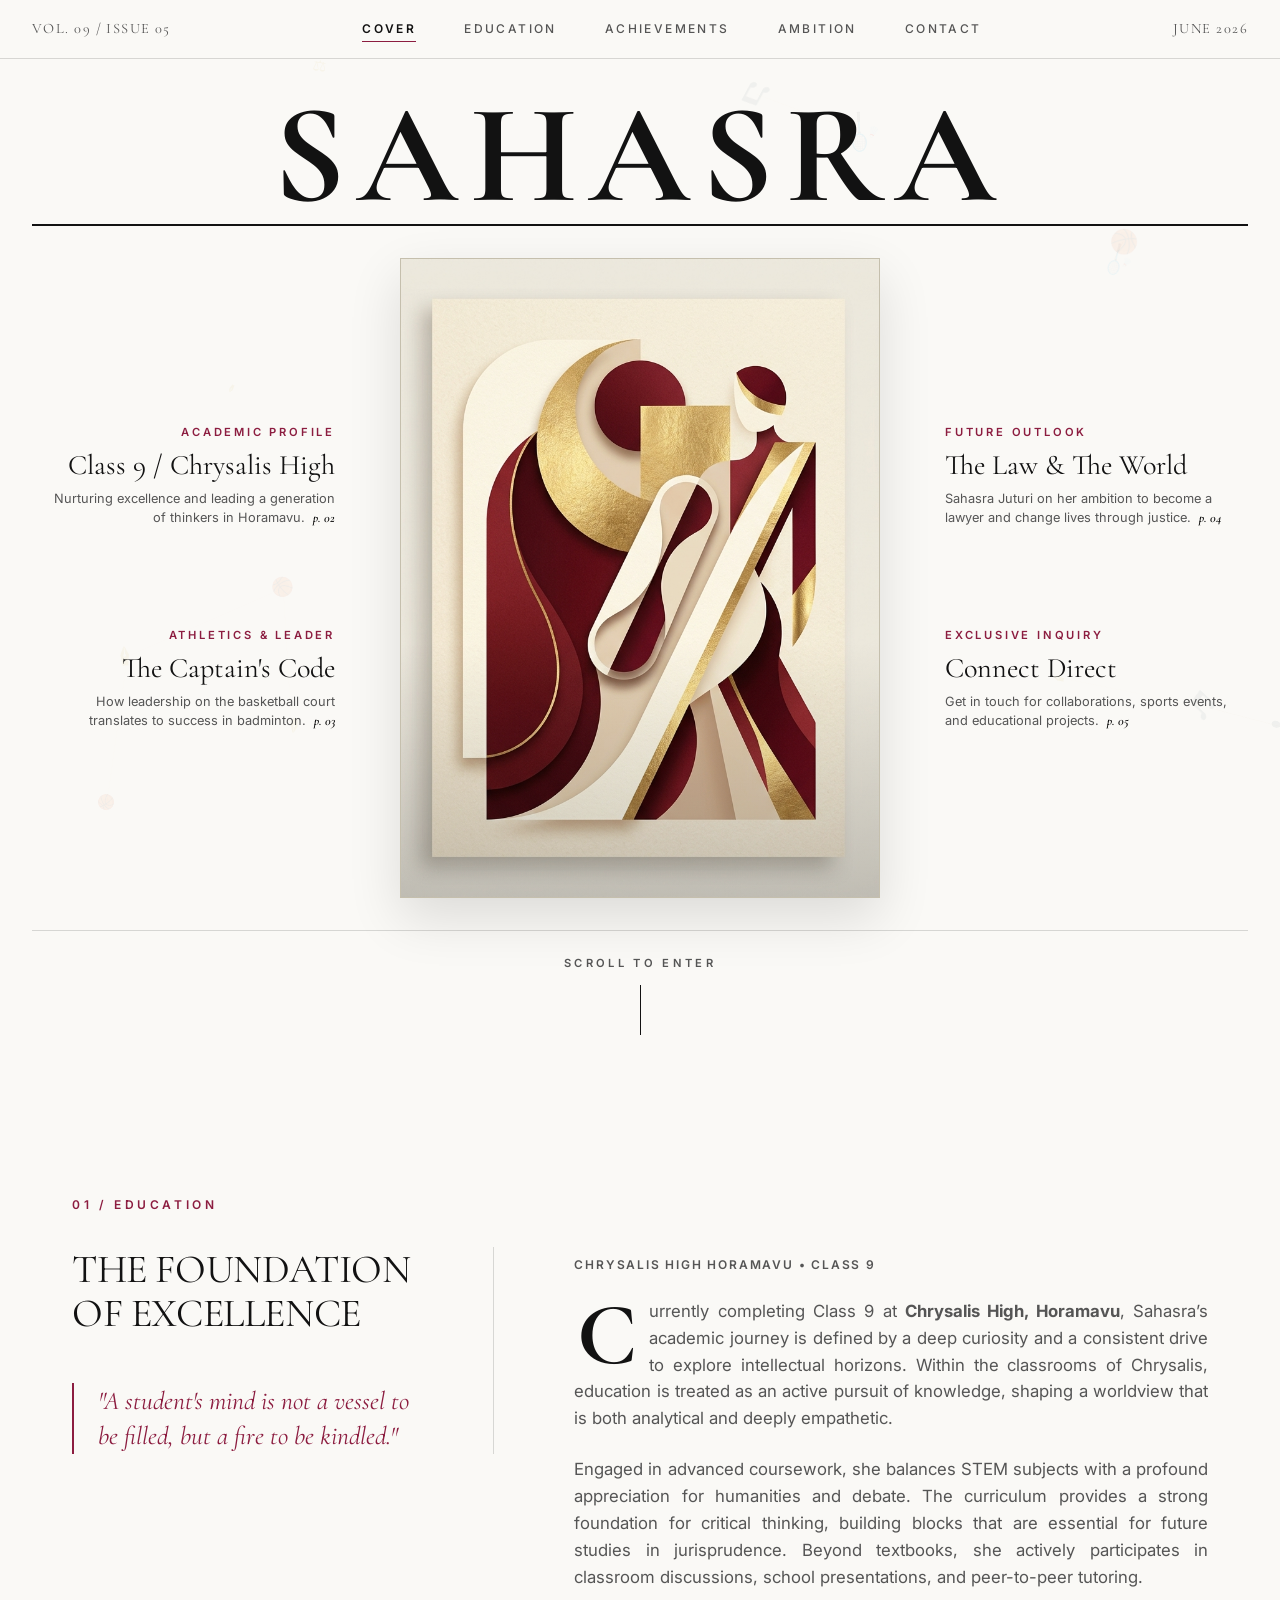
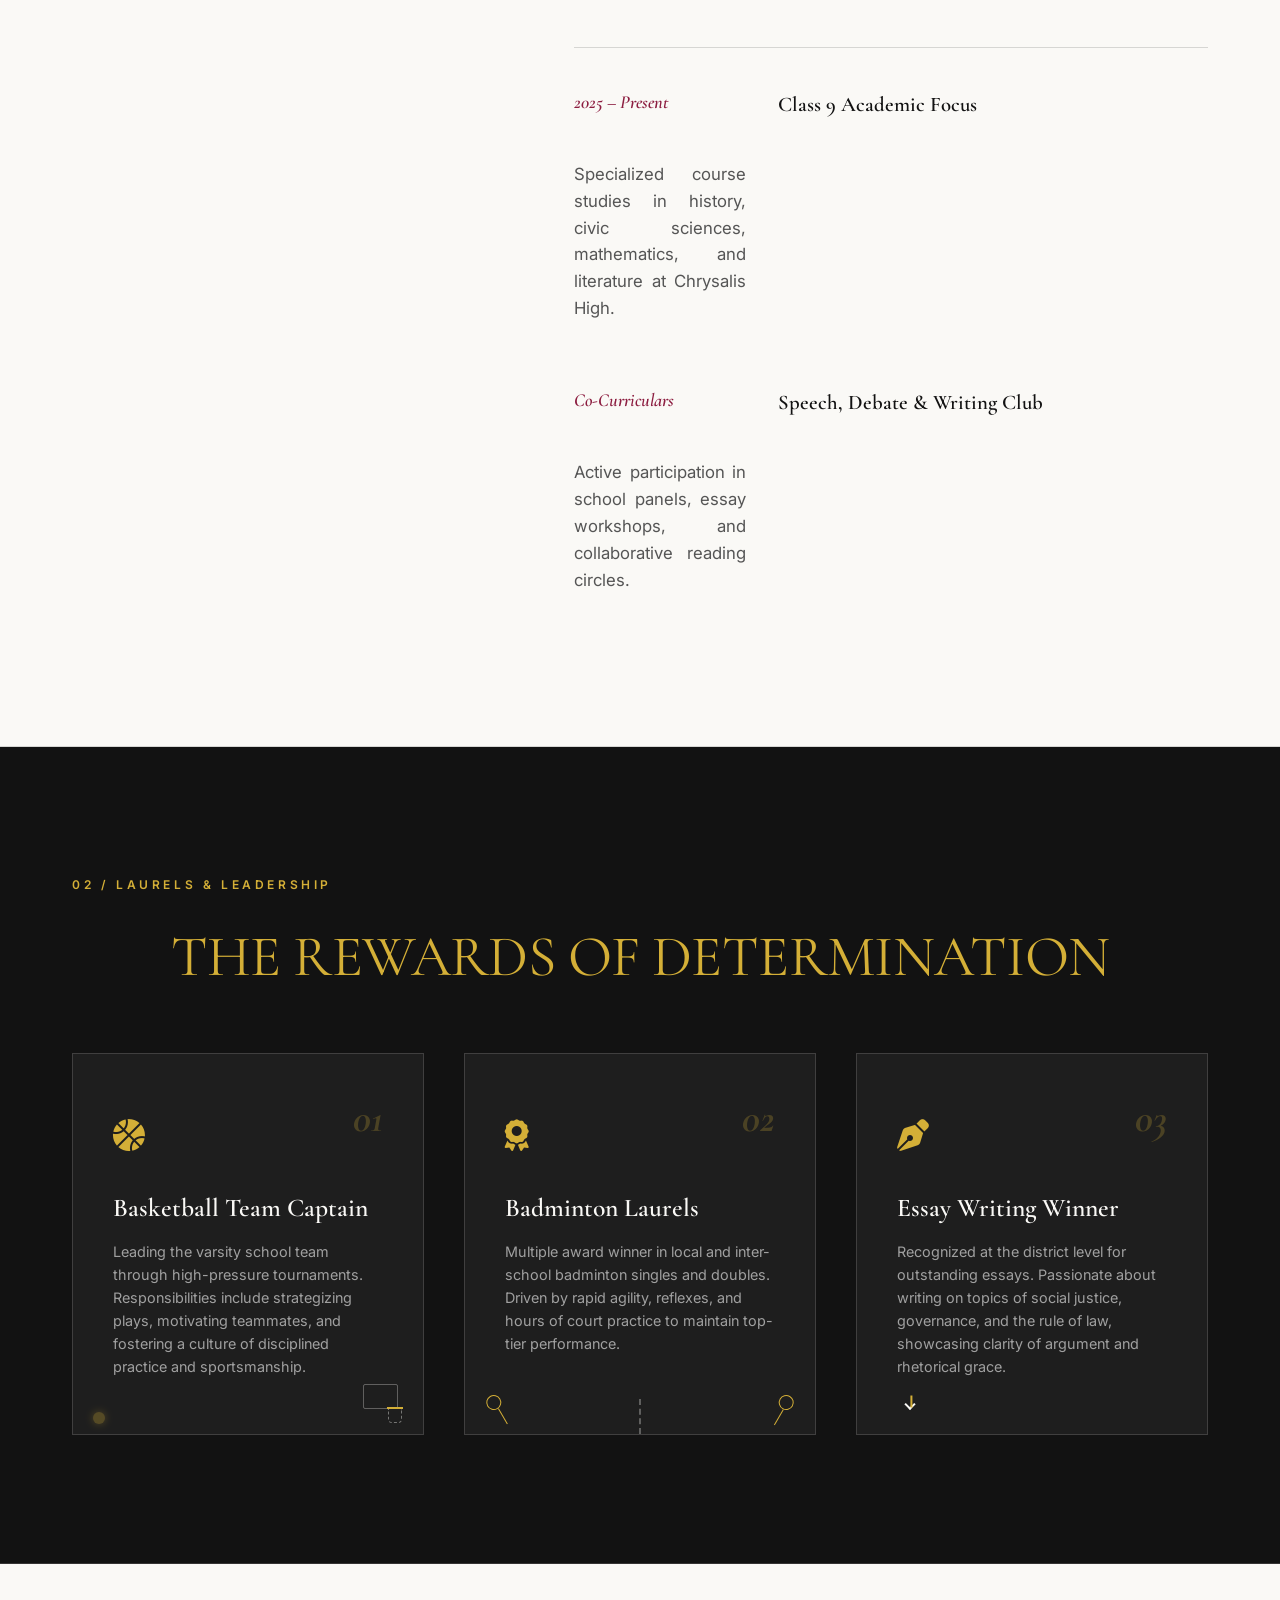
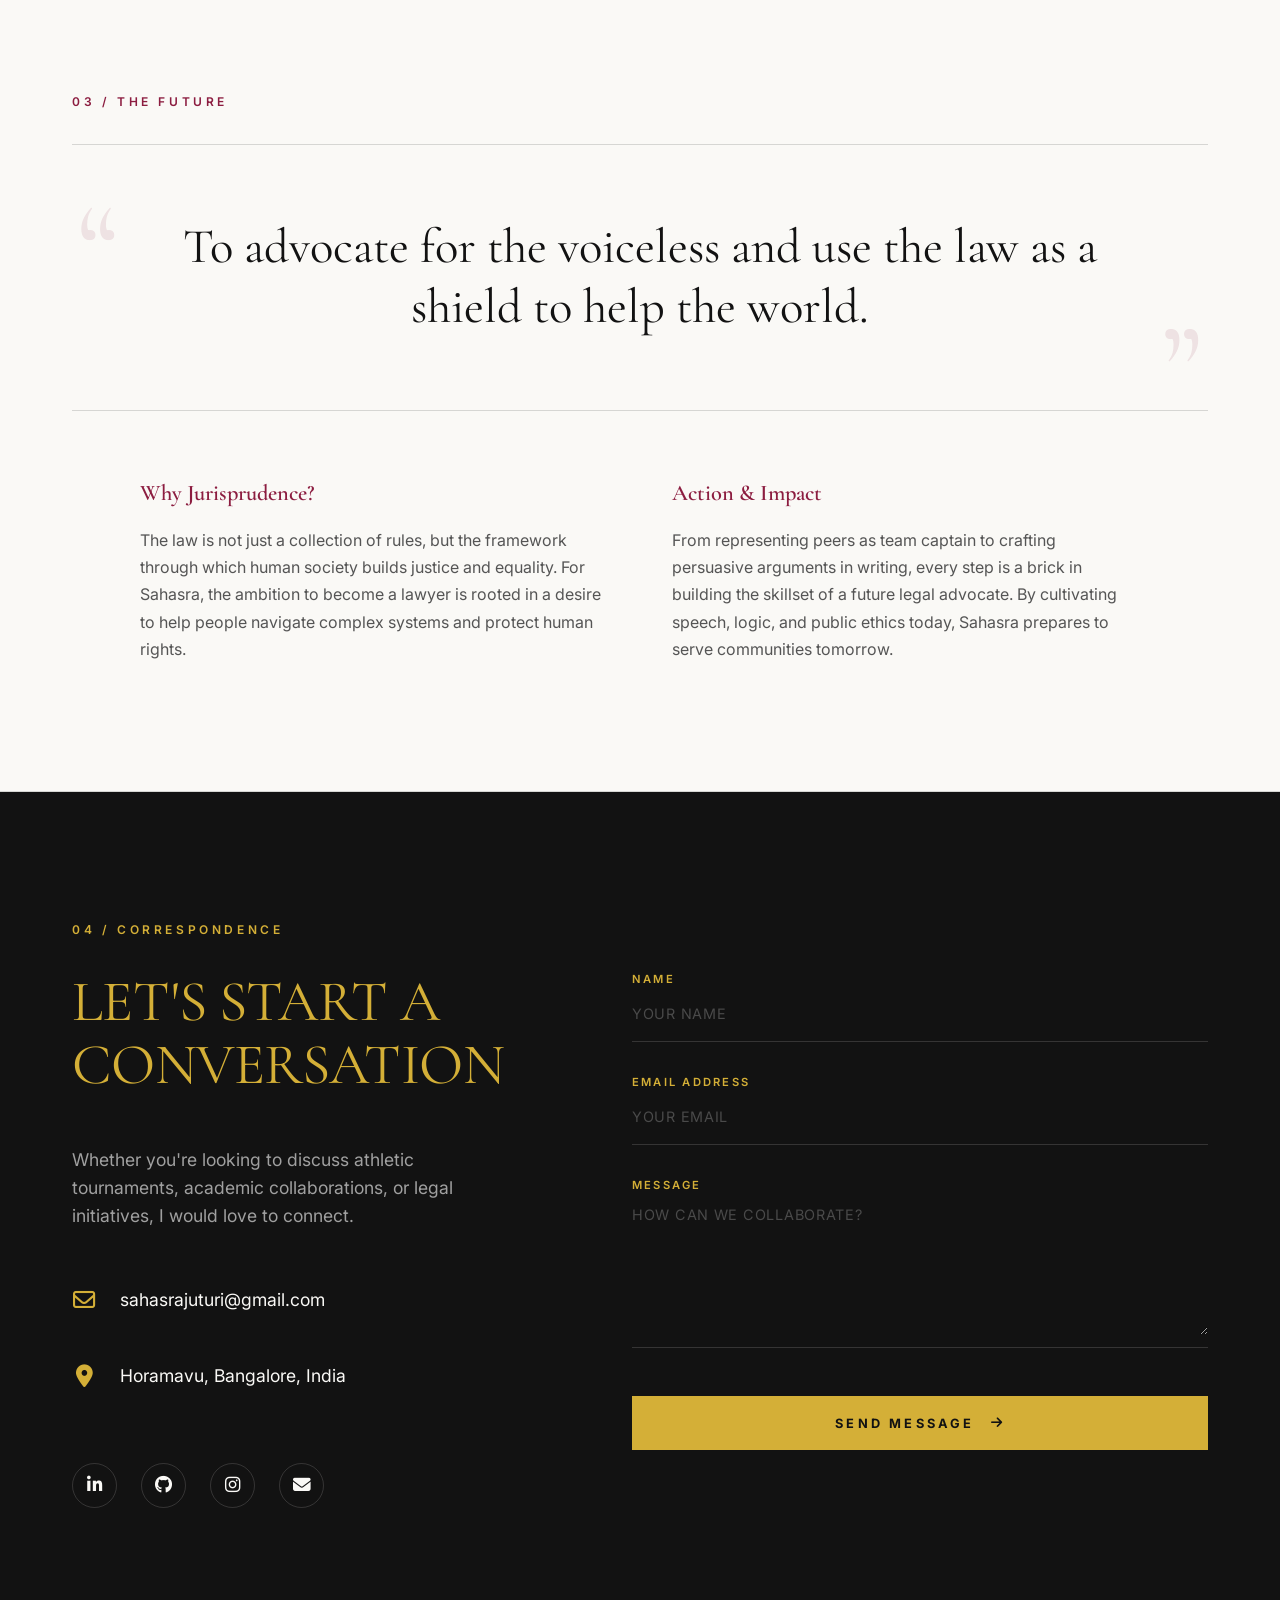
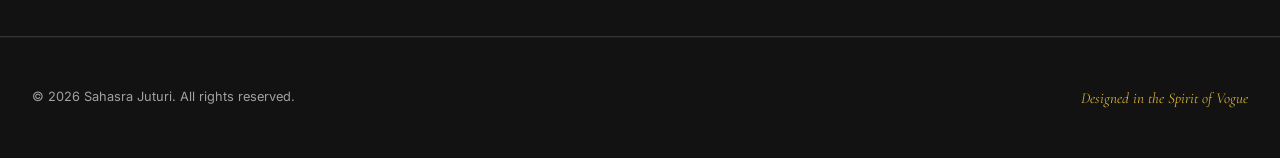
<file: index.html>
<!DOCTYPE html>
<html lang="en">

<head>
    <meta charset="UTF-8">
    <meta name="viewport" content="width=device-width, initial-scale=1.0">
    <title>Sahasra Juturi | Personal Portfolio & Editorial Showcase</title>
    <meta name="description"
        content="Explore the portfolio of Sahasra Juturi: student leader, basketball captain, award-winning essayist, badminton athlete, and aspiring lawyer.">

    <!-- Google Fonts: Cormorant Garamond (Editorial Serif) & Inter (Premium Sans-serif) -->
    <link rel="preconnect" href="https://fonts.googleapis.com">
    <link rel="preconnect" href="https://fonts.gstatic.com" crossorigin>
    <link
        href="https://fonts.googleapis.com/css2?family=Cormorant+Garamond:ital,wght@0,300;0,400;0,600;0,700;1,400&family=Inter:wght@300;400;500;600;700&display=swap"
        rel="stylesheet">

    <!-- FontAwesome for Premium Icons -->
    <link rel="stylesheet" href="https://cdnjs.cloudflare.com/ajax/libs/font-awesome/6.4.0/css/all.min.css">

    <!-- Project Stylesheet -->
    <link rel="stylesheet" href="style.css">
</head>

<body>
    <canvas id="ambient-animation-canvas"
        style="position:fixed; top:0; left:0; width:100vw; height:100vh; pointer-events:none; z-index:0; opacity:0.65;"></canvas>

    <!-- Header Navigation -->
    <header class="editorial-header">
        <div class="header-container">
            <div class="issue-tag">Vol. 09 / Issue 05</div>
            <nav class="nav-links">
                <a href="#cover" class="nav-item active">Cover</a>
                <a href="#education" class="nav-item">Education</a>
                <a href="#achievements" class="nav-item">Achievements</a>
                <a href="#ambition" class="nav-item">Ambition</a>
                <a href="#contact" class="nav-item">Contact</a>
            </nav>
            <div class="date-tag">June 2026</div>
        </div>
    </header>

    <!-- Main Content -->
    <main>

        <!-- Section 1: Hero / Magazine Cover -->
        <section id="cover" class="magazine-cover section-fade">
            <div class="cover-container">
                <div class="masthead-wrapper">
                    <h1 class="masthead-title">SAHASRA</h1>
                </div>

                <div class="cover-grid">
                    <!-- Left Headlines -->
                    <div class="cover-column column-left">
                        <div class="headline-block" data-target="education">
                            <span class="category-tag">ACADEMIC PROFILE</span>
                            <h2 class="headline-title">Class 9 / Chrysalis High</h2>
                            <p class="headline-desc">Nurturing excellence and leading a generation of thinkers in
                                Horamavu. <span class="page-num">p. 02</span></p>
                        </div>

                        <div class="headline-block" data-target="achievements">
                            <span class="category-tag">ATHLETICS & LEADER</span>
                            <h2 class="headline-title">The Captain's Code</h2>
                            <p class="headline-desc">How leadership on the basketball court translates to success in
                                badminton. <span class="page-num">p. 03</span></p>
                        </div>
                    </div>

                    <!-- Centerpiece Graphic -->
                    <div class="cover-centerpiece">
                        <div class="centerpiece-frame">
                            <img src="cover_centerpiece.png" alt="Sahasra Juturi Portfolio Centerpiece"
                                class="centerpiece-img" id="centerpiece-image">
                            <div class="centerpiece-overlay"></div>
                        </div>
                    </div>

                    <!-- Right Headlines -->
                    <div class="cover-column column-right">
                        <div class="headline-block" data-target="ambition">
                            <span class="category-tag">FUTURE OUTLOOK</span>
                            <h2 class="headline-title">The Law & The World</h2>
                            <p class="headline-desc">Sahasra Juturi on her ambition to become a lawyer and change lives
                                through justice. <span class="page-num">p. 04</span></p>
                        </div>

                        <div class="headline-block" data-target="contact">
                            <span class="category-tag">EXCLUSIVE INQUIRY</span>
                            <h2 class="headline-title">Connect Direct</h2>
                            <p class="headline-desc">Get in touch for collaborations, sports events, and educational
                                projects. <span class="page-num">p. 05</span></p>
                        </div>
                    </div>
                </div>

                <!-- Scroll Indicator / Footer Tag -->
                <div class="cover-footer">
                    <div class="scroll-prompt">
                        <span class="scroll-text">SCROLL TO ENTER</span>
                        <div class="scroll-line"></div>
                    </div>
                </div>
            </div>
        </section>

        <!-- Section 2: Education -->
        <section id="education" class="editorial-section section-fade">
            <div class="container">
                <div class="section-label">01 / Education</div>
                <div class="editorial-spread">
                    <div class="spread-sidebar">
                        <h2 class="section-headline">THE FOUNDATION OF EXCELLENCE</h2>
                        <blockquote class="editorial-quote">
                            "A student's mind is not a vessel to be filled, but a fire to be kindled."
                        </blockquote>
                    </div>
                    <div class="spread-content">
                        <div class="article-meta">CHRYSALIS HIGH HORAMAVU &bull; CLASS 9</div>
                        <p class="dropcap-paragraph">
                            Currently completing Class 9 at <strong>Chrysalis High, Horamavu</strong>, Sahasra’s
                            academic journey is defined by a deep curiosity and a consistent drive to explore
                            intellectual horizons. Within the classrooms of Chrysalis, education is treated as an active
                            pursuit of knowledge, shaping a worldview that is both analytical and deeply empathetic.
                        </p>
                        <p>
                            Engaged in advanced coursework, she balances STEM subjects with a profound appreciation for
                            humanities and debate. The curriculum provides a strong foundation for critical thinking,
                            building blocks that are essential for future studies in jurisprudence. Beyond textbooks,
                            she actively participates in classroom discussions, school presentations, and peer-to-peer
                            tutoring.
                        </p>
                        <div class="education-highlights">
                            <div class="highlight-item">
                                <span class="highlight-year">2025 – Present</span>
                                <h4 class="highlight-title">Class 9 Academic Focus</h4>
                                <p class="highlight-detail">Specialized course studies in history, civic sciences,
                                    mathematics, and literature at Chrysalis High.</p>
                            </div>
                            <div class="highlight-item">
                                <span class="highlight-year">Co-Curriculars</span>
                                <h4 class="highlight-title">Speech, Debate & Writing Club</h4>
                                <p class="highlight-detail">Active participation in school panels, essay workshops, and
                                    collaborative reading circles.</p>
                            </div>
                        </div>
                    </div>
                </div>
            </div>
        </section>

        <!-- Section 3: Awards & Achievements -->
        <section id="achievements" class="editorial-section dark-bg section-fade">
            <div class="container">
                <div class="section-label gold-text">02 / Laurels & Leadership</div>
                <h2 class="section-headline centered gold-text">THE REWARDS OF DETERMINATION</h2>

                <div class="achievements-grid">
                    <!-- Card 1: Basketball -->
                    <div class="achievement-card">
                        <div class="card-num">01</div>
                        <div class="card-icon"><i class="fa-solid fa-basketball"></i></div>
                        <h3 class="card-title">Basketball Team Captain</h3>
                        <p class="card-desc">Leading the varsity school team through high-pressure tournaments.
                            Responsibilities include strategizing plays, motivating teammates, and fostering a culture
                            of disciplined practice and sportsmanship.</p>
                        <div class="sports-animation basketball-anim">
                            <div class="hoop-backboard"></div>
                            <div class="hoop-rim"></div>
                            <div class="hoop-net"></div>
                            <div class="basketball-ball"></div>
                        </div>
                    </div>

                    <!-- Card 2: Badminton -->
                    <div class="achievement-card">
                        <div class="card-num">02</div>
                        <div class="card-icon"><i class="fa-solid fa-award"></i></div>
                        <h3 class="card-title">Badminton Laurels</h3>
                        <p class="card-desc">Multiple award winner in local and inter-school badminton singles and
                            doubles. Driven by rapid agility, reflexes, and hours of court practice to maintain top-tier
                            performance.</p>
                        <div class="sports-animation badminton-anim">
                            <div class="badminton-net"></div>
                            <div class="badminton-racket racket-left"></div>
                            <div class="badminton-racket racket-right"></div>
                            <div class="badminton-shuttle"></div>
                        </div>
                    </div>

                    <!-- Card 3: Essay Writing -->
                    <div class="achievement-card">
                        <div class="card-num">03</div>
                        <div class="card-icon"><i class="fa-solid fa-pen-nib"></i></div>
                        <h3 class="card-title">Essay Writing Winner</h3>
                        <p class="card-desc">Recognized at the district level for outstanding essays. Passionate about
                            writing on topics of social justice, governance, and the rule of law, showcasing clarity of
                            argument and rhetorical grace.</p>
                        <div class="sports-animation writing-anim">
                            <div class="writing-line"></div>
                            <div class="writing-pen"></div>
                        </div>
                    </div>
                </div>
            </div>
        </section>

        <!-- Section 4: Ambition -->
        <section id="ambition" class="editorial-section section-fade">
            <div class="container">
                <div class="section-label">03 / The Future</div>
                <div class="ambition-showcase">
                    <div class="ambition-hero">
                        <div class="ambition-quote-wrapper">
                            <span class="quote-mark">&ldquo;</span>
                            <h2 class="ambition-large-text">To advocate for the voiceless and use the law as a shield to
                                help the world.</h2>
                            <span class="quote-mark-close">&rdquo;</span>
                        </div>
                    </div>
                    <div class="ambition-details">
                        <div class="detail-column">
                            <h3 class="detail-subtitle">Why Jurisprudence?</h3>
                            <p>
                                The law is not just a collection of rules, but the framework through which human society
                                builds justice and equality. For Sahasra, the ambition to become a lawyer is rooted in a
                                desire to help people navigate complex systems and protect human rights.
                            </p>
                        </div>
                        <div class="detail-column">
                            <h3 class="detail-subtitle">Action & Impact</h3>
                            <p>
                                From representing peers as team captain to crafting persuasive arguments in writing,
                                every step is a brick in building the skillset of a future legal advocate. By
                                cultivating speech, logic, and public ethics today, Sahasra prepares to serve
                                communities tomorrow.
                            </p>
                        </div>
                    </div>
                </div>
            </div>
        </section>

        <!-- Section 5: Contact Details -->
        <section id="contact" class="editorial-section dark-bg section-fade">
            <div class="container">
                <div class="section-label gold-text">04 / Correspondence</div>
                <div class="contact-layout">
                    <div class="contact-info">
                        <h2 class="section-headline gold-text">LET'S START A CONVERSATION</h2>
                        <p class="contact-intro-text">
                            Whether you're looking to discuss athletic tournaments, academic collaborations, or legal
                            initiatives, I would love to connect.
                        </p>

                        <div class="contact-details-list">
                            <a href="mailto:sahasrajuturi@gmail.com" class="contact-detail-item" id="email-link">
                                <i class="fa-regular fa-envelope"></i>
                                <span>sahasrajuturi@gmail.com</span>
                            </a>
                            <div class="contact-detail-item">
                                <i class="fa-solid fa-location-dot"></i>
                                <span>Horamavu, Bangalore, India</span>
                            </div>
                        </div>

                        <div class="social-links">
                            <a href="#" aria-label="LinkedIn Link" class="social-icon"><i
                                    class="fa-brands fa-linkedin-in"></i></a>
                            <a href="#" aria-label="GitHub Link" class="social-icon"><i
                                    class="fa-brands fa-github"></i></a>
                            <a href="#" aria-label="Instagram Link" class="social-icon"><i
                                    class="fa-brands fa-instagram"></i></a>
                            <a href="mailto:sahasrajuturi@gmail.com" aria-label="Email Sahasra" class="social-icon"><i
                                    class="fa-solid fa-envelope"></i></a>
                        </div>
                    </div>

                    <div class="contact-form-wrapper">
                        <form id="portfolio-contact-form" class="editorial-form">
                            <div class="form-group">
                                <label for="form-name">Name</label>
                                <input type="text" id="form-name" placeholder="YOUR NAME" required>
                            </div>
                            <div class="form-group">
                                <label for="form-email">Email Address</label>
                                <input type="email" id="form-email" placeholder="YOUR EMAIL" required>
                            </div>
                            <div class="form-group">
                                <label for="form-message">Message</label>
                                <textarea id="form-message" rows="5" placeholder="HOW CAN WE COLLABORATE?"
                                    required></textarea>
                            </div>
                            <button type="submit" class="submit-btn" id="submit-contact-button">
                                SEND MESSAGE
                                <i class="fa-solid fa-arrow-right"></i>
                            </button>
                        </form>
                        <div id="form-feedback" class="form-feedback hidden"></div>
                    </div>
                </div>
            </div>
        </section>

    </main>

    <!-- Footer -->
    <footer class="editorial-footer">
        <div class="footer-container">
            <p class="copyright-text">&copy; 2026 Sahasra Juturi. All rights reserved.</p>
            <p class="design-credit">Designed in the Spirit of Vogue</p>
        </div>
    </footer>

    <!-- Project Interactions -->
    <script src="script.js"></script>
</body>

</html>
</file>
<file: style.css>
/* ==========================================================================
   VOGUE-INSPIRED PERSONAL PORTFOLIO: DESIGN TOKENS & DESIGN SYSTEM
   ========================================================================== */

:root {
    /* Premium Color Palette */
    --color-bg-light: #FAF9F6;
    /* Warm ivory/cream */
    --color-bg-dark: #121212;
    /* Elegant deep black/charcoal */
    --color-bg-dark-gray: #1E1E1E;
    /* Rich sidebar/card charcoal */
    --color-text-dark: #121212;
    /* Primary text on light background */
    --color-text-light: #FAF9F6;
    /* Primary text on dark background */
    --color-text-muted-dark: #555555;
    /* Secondary text on light background */
    --color-text-muted-light: #A0A0A0;
    /* Secondary text on dark background */
    --color-vogue-red: #8C1D40;
    /* Deep burgundy accent */
    --color-gold: #D4AF37;
    /* Champagne gold accent */
    --color-gold-hover: #F3E5AB;
    /* Soft bright gold for interactions */
    --color-border-dark: rgba(18, 18, 18, 0.15);
    --color-border-light: rgba(250, 249, 246, 0.15);

    /* Fonts */
    --font-serif: 'Cormorant Garamond', serif;
    --font-sans: 'Inter', sans-serif;

    /* Spacing & Layout */
    --transition-smooth: all 0.4s cubic-bezier(0.25, 0.8, 0.25, 1);
    --transition-slow: all 0.8s cubic-bezier(0.25, 1, 0.5, 1);
    --transition-fast: all 0.2s ease;
}

/* ==========================================================================
   BASE STYLES & TYPOGRAPHY
   ========================================================================== */

* {
    margin: 0;
    padding: 0;
    box-sizing: border-box;
}

html {
    scroll-behavior: smooth;
    font-size: 16px;
    background-color: var(--color-bg-light);
}

body {
    font-family: var(--font-sans);
    color: var(--color-text-dark);
    background-color: var(--color-bg-light);
    line-height: 1.6;
    overflow-x: hidden;
    -webkit-font-smoothing: antialiased;
    -moz-osx-font-smoothing: grayscale;
}

/* Typography Hierarchy */
h1,
h2,
h3,
h4 {
    font-family: var(--font-serif);
    font-weight: 400;
}

a {
    color: inherit;
    text-decoration: none;
    transition: var(--transition-fast);
}

/* Scrollbar Styles */
::-webkit-scrollbar {
    width: 6px;
}

::-webkit-scrollbar-track {
    background: var(--color-bg-light);
}

::-webkit-scrollbar-thumb {
    background: #c5b59f;
}

::-webkit-scrollbar-thumb:hover {
    background: var(--color-vogue-red);
}

/* ==========================================================================
   NAVIGATION / HEADER
   ========================================================================== */

.editorial-header {
    position: fixed;
    top: 0;
    left: 0;
    width: 100%;
    z-index: 1000;
    background-color: rgba(250, 249, 246, 0.92);
    border-bottom: 1px solid var(--color-border-dark);
    backdrop-filter: blur(10px);
    transition: var(--transition-smooth);
}

.editorial-header.scrolled {
    padding: 0.5rem 0;
    box-shadow: 0 5px 20px rgba(0, 0, 0, 0.03);
}

.header-container {
    max-width: 1400px;
    margin: 0 auto;
    padding: 1rem 2rem;
    display: flex;
    justify-content: space-between;
    align-items: center;
}

.issue-tag,
.date-tag {
    font-family: var(--font-serif);
    font-size: 0.9rem;
    letter-spacing: 0.1em;
    text-transform: uppercase;
    color: var(--color-text-muted-dark);
}

.nav-links {
    display: flex;
    gap: 3rem;
}

.nav-item {
    font-family: var(--font-sans);
    font-size: 0.75rem;
    text-transform: uppercase;
    letter-spacing: 0.2em;
    font-weight: 500;
    color: var(--color-text-muted-dark);
    position: relative;
    padding: 0.2rem 0;
}

.nav-item::after {
    content: '';
    position: absolute;
    width: 0;
    height: 1px;
    bottom: 0;
    left: 50%;
    background-color: var(--color-vogue-red);
    transition: var(--transition-smooth);
    transform: translateX(-50%);
}

.nav-item:hover {
    color: var(--color-text-dark);
}

.nav-item:hover::after,
.nav-item.active::after {
    width: 100%;
}

.nav-item.active {
    color: var(--color-text-dark);
    font-weight: 600;
}

/* ==========================================================================
   MAGAZINE HERO / COVER SECTION
   ========================================================================== */

.magazine-cover {
    min-height: 100vh;
    padding-top: 5rem;
    padding-bottom: 2rem;
    display: flex;
    flex-direction: column;
    justify-content: space-between;
    position: relative;
    overflow: hidden;
}

.cover-container {
    max-width: 1400px;
    margin: 0 auto;
    width: 100%;
    height: 100%;
    display: flex;
    flex-direction: column;
    flex-grow: 1;
    justify-content: space-between;
    padding: 0 2rem;
}

/* Large Vogue-Style Masthead */
.masthead-wrapper {
    width: 100%;
    text-align: center;
    border-bottom: 2px solid var(--color-text-dark);
    margin-top: 1rem;
    padding-bottom: 0.5rem;
    position: relative;
}

.masthead-title {
    font-size: clamp(4.5rem, 11vw, 13rem);
    font-family: var(--font-serif);
    font-weight: 700;
    letter-spacing: 0.08em;
    line-height: 0.85;
    margin: 0;
    color: var(--color-text-dark);
    position: relative;
    user-select: none;
    z-index: 10;
}

/* Grid Layout for Columns & Center Image */
.cover-grid {
    display: grid;
    grid-template-columns: 1fr 1.6fr 1fr;
    gap: 2rem;
    align-items: center;
    margin: 2rem 0;
    flex-grow: 1;
    position: relative;
    z-index: 15;
}

.cover-column {
    display: flex;
    flex-direction: column;
    gap: 4rem;
}

.column-left {
    text-align: right;
}

.column-right {
    text-align: left;
}

/* Headlines */
.headline-block {
    cursor: pointer;
    transition: var(--transition-smooth);
    padding: 1rem;
    border-radius: 4px;
    border: 1px solid transparent;
}

.headline-block:hover {
    border-color: var(--color-border-dark);
    background-color: rgba(255, 255, 255, 0.4);
    transform: translateY(-5px);
}

.category-tag {
    display: block;
    font-family: var(--font-sans);
    font-size: 0.7rem;
    font-weight: 600;
    letter-spacing: 0.25em;
    color: var(--color-vogue-red);
    text-transform: uppercase;
    margin-bottom: 0.5rem;
}

.headline-title {
    font-family: var(--font-serif);
    font-size: clamp(1.4rem, 2.2vw, 2.2rem);
    line-height: 1.1;
    margin-bottom: 0.5rem;
    transition: var(--transition-fast);
}

.headline-block:hover .headline-title {
    color: var(--color-vogue-red);
}

.headline-desc {
    font-family: var(--font-sans);
    font-size: 0.8rem;
    color: var(--color-text-muted-dark);
    line-height: 1.5;
}

.page-num {
    font-family: var(--font-serif);
    font-style: italic;
    font-weight: 600;
    color: var(--color-text-dark);
    margin-left: 0.25rem;
}

/* Centerpiece Frame (Emulating Vogue Cover Depth) */
.cover-centerpiece {
    width: 100%;
    display: flex;
    justify-content: center;
    position: relative;
    z-index: 20;
}

.centerpiece-frame {
    width: 100%;
    max-width: 480px;
    aspect-ratio: 3 / 4;
    overflow: hidden;
    box-shadow: 0 20px 50px rgba(0, 0, 0, 0.12);
    border: 1px solid var(--color-border-dark);
    position: relative;
    background-color: #e5dec9;
}

.centerpiece-img {
    width: 100%;
    height: 100%;
    object-fit: cover;
    transition: var(--transition-slow);
}

.headline-block:hover~.cover-centerpiece .centerpiece-img {
    transform: scale(1.03);
}

.centerpiece-overlay {
    position: absolute;
    top: 0;
    left: 0;
    width: 100%;
    height: 100%;
    background: linear-gradient(180deg, rgba(18, 18, 18, 0) 60%, rgba(18, 18, 18, 0.2) 100%);
    pointer-events: none;
}

/* Cover Footer */
.cover-footer {
    display: flex;
    justify-content: center;
    align-items: center;
    border-top: 1px solid var(--color-border-dark);
    padding-top: 1.5rem;
}

.scroll-prompt {
    display: flex;
    flex-direction: column;
    align-items: center;
    gap: 0.8rem;
    cursor: pointer;
}

.scroll-text {
    font-family: var(--font-sans);
    font-size: 0.7rem;
    letter-spacing: 0.3em;
    font-weight: 600;
    color: var(--color-text-muted-dark);
}

.scroll-line {
    width: 1px;
    height: 50px;
    background: linear-gradient(to bottom, var(--color-text-dark) 50%, transparent 50%);
    background-size: 100% 200%;
    animation: scroll-bounce 2s infinite cubic-bezier(0.25, 0.8, 0.25, 1);
}

@keyframes scroll-bounce {
    0% {
        background-position: 0 0;
    }

    50% {
        background-position: 0 -100%;
    }

    100% {
        background-position: 0 -200%;
    }
}

/* ==========================================================================
   EDITORIAL SECTION LAYOUT
   ========================================================================== */

.editorial-section {
    padding: 8rem 0;
    border-bottom: 1px solid var(--color-border-dark);
    position: relative;
}

.editorial-section.dark-bg {
    background-color: var(--color-bg-dark);
    color: var(--color-text-light);
    border-bottom: 1px solid var(--color-border-light);
}

.container {
    max-width: 1200px;
    margin: 0 auto;
    padding: 0 2rem;
}

.section-label {
    font-family: var(--font-sans);
    font-size: 0.75rem;
    letter-spacing: 0.3em;
    text-transform: uppercase;
    font-weight: 600;
    color: var(--color-vogue-red);
    margin-bottom: 2rem;
}

.section-headline {
    font-size: clamp(2.2rem, 4.5vw, 4rem);
    line-height: 1.1;
    margin-bottom: 3rem;
    letter-spacing: -0.01em;
}

.section-headline.centered {
    text-align: center;
}

.gold-text {
    color: var(--color-gold);
}

/* ==========================================================================
   SECTION 2: EDUCATION (EDITORIAL SPREAD)
   ========================================================================== */

.editorial-spread {
    display: grid;
    grid-template-columns: 1fr 1.5fr;
    gap: 5rem;
    align-items: start;
}

.spread-sidebar {
    border-right: 1px solid var(--color-border-dark);
    padding-right: 4rem;
}

.spread-sidebar .section-headline {
    margin-bottom: 2rem;
    font-size: 2.5rem;
    line-height: 1.1;
}

.editorial-quote {
    font-family: var(--font-serif);
    font-size: 1.6rem;
    font-style: italic;
    color: var(--color-vogue-red);
    line-height: 1.4;
    border-left: 2px solid var(--color-vogue-red);
    padding-left: 1.5rem;
    margin-top: 3rem;
}

.spread-content {
    padding-top: 0.5rem;
}

.article-meta {
    font-family: var(--font-sans);
    font-size: 0.75rem;
    font-weight: 600;
    letter-spacing: 0.15em;
    color: var(--color-text-muted-dark);
    margin-bottom: 1.5rem;
}

.dropcap-paragraph::first-letter {
    font-family: var(--font-serif);
    float: left;
    font-size: 5.5rem;
    line-height: 0.75;
    padding-top: 4px;
    padding-right: 12px;
    padding-left: 3px;
    font-weight: 700;
    color: var(--color-text-dark);
}

.spread-content p {
    font-size: 1.05rem;
    color: var(--color-text-muted-dark);
    margin-bottom: 1.5rem;
    text-align: justify;
}

.education-highlights {
    margin-top: 3.5rem;
    display: flex;
    flex-direction: column;
    gap: 2.5rem;
    border-top: 1px solid var(--color-border-dark);
    padding-top: 2.5rem;
}

.highlight-item {
    display: grid;
    grid-template-columns: 1fr 2.5fr;
    gap: 2rem;
}

.highlight-year {
    font-family: var(--font-serif);
    font-size: 1.15rem;
    font-weight: 600;
    color: var(--color-vogue-red);
    font-style: italic;
}

.highlight-title {
    font-size: 1.3rem;
    font-weight: 600;
    margin-bottom: 0.5rem;
}

.highlight-detail {
    font-size: 0.9rem;
    color: var(--color-text-muted-dark);
}

/* ==========================================================================
   SECTION 3: AWARDS & ACHIEVEMENTS
   ========================================================================== */

.achievements-grid {
    display: grid;
    grid-template-columns: repeat(3, 1fr);
    gap: 2.5rem;
    margin-top: 4rem;
}

.achievement-card {
    background-color: var(--color-bg-dark-gray);
    border: 1px solid var(--color-border-light);
    padding: 3.5rem 2.5rem;
    position: relative;
    transition: var(--transition-smooth);
    display: flex;
    flex-direction: column;
    height: 100%;
}

.achievement-card:hover {
    transform: translateY(-8px);
    border-color: var(--color-gold);
    box-shadow: 0 15px 40px rgba(0, 0, 0, 0.4);
}

.card-num {
    font-family: var(--font-serif);
    font-size: 2.5rem;
    font-style: italic;
    color: rgba(212, 175, 55, 0.25);
    position: absolute;
    top: 2rem;
    right: 2.5rem;
    font-weight: 700;
}

.card-icon {
    font-size: 2rem;
    color: var(--color-gold);
    margin-bottom: 2rem;
}

.card-title {
    font-size: 1.6rem;
    font-weight: 600;
    margin-bottom: 1rem;
    color: var(--color-text-light);
    line-height: 1.2;
}

.card-desc {
    font-size: 0.9rem;
    color: var(--color-text-muted-light);
    line-height: 1.6;
}

/* ==========================================================================
   SECTION 4: AMBITION
   ========================================================================== */

.ambition-showcase {
    display: flex;
    flex-direction: column;
    gap: 4rem;
}

.ambition-hero {
    border-top: 1px solid var(--color-border-dark);
    border-bottom: 1px solid var(--color-border-dark);
    padding: 4.5rem 0;
    text-align: center;
}

.ambition-quote-wrapper {
    max-width: 1000px;
    margin: 0 auto;
    position: relative;
}

.quote-mark {
    font-family: var(--font-serif);
    font-size: 8rem;
    line-height: 0;
    position: absolute;
    top: 2rem;
    left: -4rem;
    opacity: 0.1;
    color: var(--color-vogue-red);
}

.quote-mark-close {
    font-family: var(--font-serif);
    font-size: 8rem;
    line-height: 0;
    position: absolute;
    bottom: -2rem;
    right: -4rem;
    opacity: 0.1;
    color: var(--color-vogue-red);
}

.ambition-large-text {
    font-size: clamp(2rem, 3.8vw, 3.4rem);
    font-family: var(--font-serif);
    line-height: 1.25;
    font-weight: 400;
    color: var(--color-text-dark);
}

.ambition-details {
    display: grid;
    grid-template-columns: repeat(2, 1fr);
    gap: 4rem;
    max-width: 1000px;
    margin: 0 auto;
}

.detail-subtitle {
    font-size: 1.4rem;
    font-weight: 600;
    margin-bottom: 1rem;
    color: var(--color-vogue-red);
}

.ambition-details p {
    font-size: 1rem;
    color: var(--color-text-muted-dark);
    line-height: 1.7;
}

/* ==========================================================================
   SECTION 5: CONTACT & CORRESPONDENCE
   ========================================================================== */

.contact-layout {
    display: grid;
    grid-template-columns: 1fr 1.2fr;
    gap: 5rem;
    align-items: start;
    margin-top: 2rem;
}

.contact-info {
    padding-right: 2rem;
}

.contact-intro-text {
    font-size: 1.1rem;
    color: var(--color-text-muted-light);
    margin-bottom: 3rem;
}

.contact-details-list {
    display: flex;
    flex-direction: column;
    gap: 2rem;
    margin-bottom: 4rem;
}

.contact-detail-item {
    display: flex;
    align-items: center;
    gap: 1.5rem;
    font-size: 1.1rem;
    color: var(--color-text-light);
    transition: var(--transition-fast);
    padding: 0.5rem 0;
    width: fit-content;
}

.contact-detail-item i {
    font-size: 1.4rem;
    color: var(--color-gold);
    width: 24px;
    text-align: center;
}

#email-link:hover {
    color: var(--color-gold);
    transform: translateX(5px);
}

.social-links {
    display: flex;
    gap: 1.5rem;
}

.social-icon {
    display: flex;
    justify-content: center;
    align-items: center;
    width: 45px;
    height: 45px;
    border-radius: 50%;
    border: 1px solid var(--color-border-light);
    color: var(--color-text-light);
    font-size: 1.1rem;
    transition: var(--transition-smooth);
}

.social-icon:hover {
    background-color: var(--color-gold);
    color: var(--color-bg-dark);
    border-color: var(--color-gold);
    transform: translateY(-3px);
}

/* Luxurious Form */
.editorial-form {
    display: flex;
    flex-direction: column;
    gap: 2rem;
}

.form-group {
    display: flex;
    flex-direction: column;
    gap: 0.5rem;
    border-bottom: 1px solid var(--color-border-light);
    padding-bottom: 0.8rem;
}

.form-group label {
    font-family: var(--font-sans);
    font-size: 0.7rem;
    letter-spacing: 0.2em;
    font-weight: 600;
    color: var(--color-gold);
    text-transform: uppercase;
}

.form-group input,
.form-group textarea {
    background: transparent;
    border: none;
    outline: none;
    font-family: var(--font-serif);
    font-size: 1.3rem;
    color: var(--color-text-light);
    width: 100%;
    padding: 0.2rem 0;
}

.form-group input::placeholder,
.form-group textarea::placeholder {
    color: #4a4a4a;
    font-family: var(--font-sans);
    font-size: 0.9rem;
    letter-spacing: 0.05em;
}

.form-group input:focus,
.form-group textarea:focus {
    border-color: var(--color-gold);
}

.submit-btn {
    background-color: var(--color-gold);
    color: var(--color-bg-dark);
    border: none;
    padding: 1.2rem 2.5rem;
    font-family: var(--font-sans);
    font-size: 0.8rem;
    font-weight: 700;
    letter-spacing: 0.25em;
    cursor: pointer;
    transition: var(--transition-smooth);
    display: flex;
    justify-content: center;
    align-items: center;
    gap: 1rem;
    margin-top: 1rem;
}

.submit-btn:hover {
    background-color: var(--color-text-light);
    color: var(--color-bg-dark);
    transform: translateY(-2px);
}

.form-feedback {
    margin-top: 1.5rem;
    padding: 1rem;
    border-radius: 4px;
    font-size: 0.9rem;
    font-family: var(--font-sans);
    text-align: center;
    animation: fadeIn 0.3s ease;
}

.form-feedback.success {
    background-color: rgba(40, 167, 69, 0.15);
    color: #28a745;
    border: 1px solid rgba(40, 167, 69, 0.3);
}

.form-feedback.error {
    background-color: rgba(220, 53, 69, 0.15);
    color: #dc3545;
    border: 1px solid rgba(220, 53, 69, 0.3);
}

.hidden {
    display: none;
}

/* ==========================================================================
   FOOTER
   ========================================================================== */

.editorial-footer {
    background-color: var(--color-bg-dark);
    color: var(--color-text-muted-light);
    border-top: 1px solid rgba(250, 249, 246, 0.05);
    padding: 3rem 0;
}

.footer-container {
    max-width: 1400px;
    margin: 0 auto;
    padding: 0 2rem;
    display: flex;
    justify-content: space-between;
    align-items: center;
}

.copyright-text {
    font-size: 0.8rem;
}

.design-credit {
    font-family: var(--font-serif);
    font-size: 0.95rem;
    font-style: italic;
    color: var(--color-gold);
}

/* ==========================================================================
   SCROLL ANIMATIONS (FADE IN EFFECTS)
   ========================================================================== */

.section-fade {
    opacity: 0;
    transform: translateY(40px);
    transition: opacity 1s cubic-bezier(0.25, 1, 0.5, 1),
        transform 1s cubic-bezier(0.25, 1, 0.5, 1);
}

.section-fade.visible {
    opacity: 1;
    transform: translateY(0);
}

@keyframes fadeIn {
    from {
        opacity: 0;
    }

    to {
        opacity: 1;
    }
}

/* ==========================================================================
   RESPONSIVE MEDIA QUERIES
   ========================================================================== */

@media (max-width: 1200px) {
    .editorial-spread {
        gap: 3rem;
    }

    .spread-sidebar {
        padding-right: 2rem;
    }
}

@media (max-width: 992px) {

    /* Header adjustments */
    .issue-tag,
    .date-tag {
        display: none;
    }

    .header-container {
        justify-content: center;
    }

    .nav-links {
        gap: 1.8rem;
    }

    /* Cover adjustments */
    .cover-grid {
        grid-template-columns: 1fr;
        gap: 3rem;
    }

    .cover-column {
        gap: 2rem;
    }

    .column-left {
        text-align: left;
        order: 2;
    }

    .cover-centerpiece {
        order: 1;
    }

    .column-right {
        order: 3;
    }

    .centerpiece-frame {
        max-width: 380px;
    }

    /* Education Section */
    .editorial-spread {
        grid-template-columns: 1fr;
        gap: 3rem;
    }

    .spread-sidebar {
        border-right: none;
        border-bottom: 1px solid var(--color-border-dark);
        padding-right: 0;
        padding-bottom: 2rem;
    }

    .editorial-quote {
        margin-top: 1.5rem;
    }

    /* Achievements Grid */
    .achievements-grid {
        grid-template-columns: repeat(2, 1fr);
    }

    /* Ambition Section */
    .ambition-details {
        grid-template-columns: 1fr;
        gap: 2rem;
    }

    /* Contact Details */
    .contact-layout {
        grid-template-columns: 1fr;
        gap: 4rem;
    }

    .contact-info {
        padding-right: 0;
    }
}

@media (max-width: 768px) {
    .editorial-section {
        padding: 5rem 0;
    }

    /* Cover Masthead */
    .masthead-title {
        font-size: clamp(3.2rem, 12vw, 6rem);
    }

    .nav-links {
        gap: 1.2rem;
    }

    .nav-item {
        font-size: 0.65rem;
        letter-spacing: 0.15em;
    }

    /* Achievements Grid */
    .achievements-grid {
        grid-template-columns: 1fr;
    }

    .quote-mark,
    .quote-mark-close {
        display: none;
    }

    /* Highlight item layout */
    .highlight-item {
        grid-template-columns: 1fr;
        gap: 0.5rem;
    }

    .education-highlights {
        gap: 2rem;
    }
}

@media (max-width: 480px) {
    .header-container {
        padding: 1rem;
    }

    .nav-links {
        gap: 0.8rem;
        flex-wrap: wrap;
        justify-content: center;
    }

    .submit-btn {
        padding: 1rem 1.5rem;
        font-size: 0.75rem;
    }
}
}

/* ==========================================================================
   SPORTS & CREATIVE HOVER ANIMATIONS
   ========================================================================== */

.sports-animation {
    height: 100px;
    width: 100%;
    position: relative;
    margin-top: 2rem;
    padding-top: 1rem;
    border-top: 1px dashed rgba(250, 249, 246, 0.1);
    overflow: hidden;
    opacity: 0.15;
    transition: var(--transition-smooth);
}

.achievement-card:hover .sports-animation {
    opacity: 0.95;
}

/* 1. Basketball Animation */
.basketball-anim {
    display: flex;
    align-items: center;
    justify-content: center;
}

.hoop-backboard {
    position: absolute;
    right: 25px;
    bottom: 25px;
    width: 35px;
    height: 25px;
    border: 1px solid rgba(250, 249, 246, 0.3);
    border-radius: 2px;
}

.hoop-rim {
    position: absolute;
    right: 20px;
    bottom: 25px;
    width: 16px;
    height: 2px;
    background-color: var(--color-gold);
}

.hoop-net {
    position: absolute;
    right: 21px;
    bottom: 11px;
    width: 14px;
    height: 14px;
    border-left: 1px dashed rgba(250, 249, 246, 0.4);
    border-right: 1px dashed rgba(250, 249, 246, 0.4);
    border-bottom: 1px dashed rgba(250, 249, 246, 0.4);
    border-radius: 0 0 4px 4px;
    transform-origin: top center;
}

.basketball-ball {
    position: absolute;
    left: 20px;
    bottom: 10px;
    width: 12px;
    height: 12px;
    border-radius: 50%;
    background-color: var(--color-gold);
    box-shadow: 0 0 8px var(--color-gold);
    transform: translateY(0);
    opacity: 0.3;
}

.achievement-card:hover .basketball-ball {
    animation: basketball-shoot 2.2s infinite ease-in-out;
}

.achievement-card:hover .hoop-net {
    animation: net-swish 2.2s infinite ease-in-out;
}

@keyframes basketball-shoot {
    0% {
        left: 20px;
        bottom: 10px;
        opacity: 0;
        transform: scale(0.8);
    }

    10% {
        opacity: 1;
        transform: scale(1);
    }

    50% {
        left: calc(100% - 130px);
        bottom: 60px;
    }

    70% {
        left: calc(100% - 38px);
        bottom: 24px;
        opacity: 1;
        transform: scale(0.9);
    }

    80% {
        left: calc(100% - 36px);
        bottom: 5px;
        opacity: 0.5;
        transform: scale(0.85);
    }

    90%,
    100% {
        left: calc(100% - 34px);
        bottom: -15px;
        opacity: 0;
    }
}

@keyframes net-swish {

    0%,
    68% {
        transform: scale(1) rotate(0deg);
    }

    72% {
        transform: scale(1.15, 0.8) rotate(3deg);
    }

    78% {
        transform: scale(0.9, 1.1) rotate(-3deg);
    }

    84% {
        transform: scale(1.05, 0.95) rotate(1deg);
    }

    90% {
        transform: scale(1) rotate(0deg);
    }
}

/* 2. Badminton Animation */
.badminton-anim {
    display: flex;
    align-items: center;
    justify-content: center;
}

.badminton-net {
    position: absolute;
    left: 50%;
    bottom: 0;
    width: 2px;
    height: 35px;
    border-left: 2px dashed rgba(250, 249, 246, 0.3);
    transform: translateX(-50%);
}

.badminton-racket {
    position: absolute;
    width: 15px;
    height: 15px;
    border: 1px solid var(--color-gold);
    border-radius: 50%;
    bottom: 25px;
}

.badminton-racket::after {
    content: '';
    position: absolute;
    width: 1px;
    height: 18px;
    background-color: var(--color-gold);
    top: 14px;
    left: 7px;
}

.racket-left {
    left: 25px;
    transform: rotate(-30deg);
    transform-origin: bottom center;
}

.racket-right {
    right: 25px;
    transform: rotate(30deg);
    transform-origin: bottom center;
}

.badminton-shuttle {
    position: absolute;
    left: 32px;
    bottom: 30px;
    width: 8px;
    height: 8px;
    border-left: 4px solid transparent;
    border-right: 4px solid transparent;
    border-top: 6px solid var(--color-text-light);
    border-radius: 1px;
    opacity: 0;
}

.badminton-shuttle::after {
    content: '';
    position: absolute;
    width: 4px;
    height: 4px;
    background-color: var(--color-gold);
    border-radius: 50%;
    top: -8px;
    left: -2px;
}

.achievement-card:hover .racket-left {
    animation: swing-left 2.5s infinite ease-in-out;
}

.achievement-card:hover .racket-right {
    animation: swing-right 2.5s infinite ease-in-out;
}

.achievement-card:hover .badminton-shuttle {
    animation: shuttle-flight 2.5s infinite ease-in-out;
}

@keyframes swing-left {

    0%,
    100% {
        transform: rotate(-30deg);
    }

    8% {
        transform: rotate(15deg);
    }

    18% {
        transform: rotate(-30deg);
    }
}

@keyframes swing-right {

    0%,
    100% {
        transform: rotate(30deg);
    }

    50% {
        transform: rotate(30deg);
    }

    58% {
        transform: rotate(-15deg);
    }

    68% {
        transform: rotate(30deg);
    }
}

@keyframes shuttle-flight {
    0% {
        left: 32px;
        bottom: 30px;
        transform: rotate(45deg);
        opacity: 0;
    }

    5% {
        opacity: 1;
    }

    25% {
        left: 50%;
        bottom: 70px;
        transform: rotate(90deg);
    }

    49% {
        left: calc(100% - 42px);
        bottom: 30px;
        transform: rotate(135deg);
        opacity: 1;
    }

    50% {
        left: calc(100% - 42px);
        bottom: 30px;
        transform: rotate(225deg);
        opacity: 1;
    }

    75% {
        left: 50%;
        bottom: 70px;
        transform: rotate(270deg);
    }

    95% {
        left: 32px;
        bottom: 30px;
        transform: rotate(315deg);
        opacity: 1;
    }

    100% {
        left: 32px;
        bottom: 30px;
        transform: rotate(315deg);
        opacity: 0;
    }
}

/* 3. Writing / Essay Animation */
.writing-anim {
    display: flex;
    align-items: center;
    justify-content: center;
}

.writing-line {
    position: absolute;
    left: 15%;
    bottom: 25px;
    width: 0%;
    height: 1px;
    background-color: var(--color-gold);
    box-shadow: 0 0 4px var(--color-gold);
    transition: none;
}

.writing-pen {
    position: absolute;
    left: 15%;
    bottom: 24px;
    width: 8px;
    height: 8px;
    border-left: 2px solid var(--color-text-light);
    border-bottom: 2px solid var(--color-text-light);
    transform: rotate(-45deg);
    transform-origin: bottom left;
}

.writing-pen::after {
    content: '';
    position: absolute;
    width: 2px;
    height: 12px;
    background-color: var(--color-gold);
    transform: rotate(45deg);
    left: 4px;
    top: -3px;
}

.achievement-card:hover .writing-line {
    animation: draw-line 3s infinite ease-in-out;
}

.achievement-card:hover .writing-pen {
    animation: draw-pen 3s infinite ease-in-out;
}

@keyframes draw-line {
    0% {
        width: 0%;
        opacity: 0;
    }

    5% {
        opacity: 1;
    }

    80% {
        width: 70%;
        opacity: 1;
    }

    90%,
    100% {
        width: 70%;
        opacity: 0;
    }
}

@keyframes draw-pen {
    0% {
        left: 15%;
        transform: rotate(-45deg) translate(0, 0);
        opacity: 0;
    }

    5% {
        opacity: 1;
    }

    80% {
        left: 85%;
        transform: rotate(-40deg) translate(3px, -2px);
        opacity: 1;
    }

    90%,
    100% {
        left: 85%;
        opacity: 0;
    }

    /* ==========================================================================
   AMBIENT MOTION & BACKGROUND DEPTH POLISH
   ========================================================================== */
    #ambient-animation-canvas {
        mix-blend-mode: multiply;
        /* Blends flawlessly into light background */
        transition: opacity 0.5s ease;
    }

    /* Ensure deep background sections match canvas theme transitions */
    .editorial-section,
    .magazine-cover,
    .editorial-header {
        position: relative;
        z-index: 2;
        /* Keeps text completely readable and selectable */
    }

    .editorial-section.dark-bg {
        z-index: 2;
    }

    /* Subtle mix-blend-mode override for dark sections */
    body.in-dark-section #ambient-animation-canvas {
        mix-blend-mode: screen;
        /* Inverts vectors automatically for black theme */
        opacity: 0.45 !important;
    }

    /* ==========================================================================
   POLISHED EDITORIAL FOOTER STYLES
   ========================================================================== */

    .editorial-footer {
        background-color: var(--color-bg-dark);
        color: var(--color-text-muted-light);
        border-top: 1px solid rgba(250, 249, 246, 0.08);
        padding: 5rem 0 2rem 0;
    }

    .footer-container {
        max-width: 1400px;
        margin: 0 auto;
        padding: 0 2rem;
        display: grid;
        grid-template-columns: 1.5fr 1fr;
        gap: 4rem;
        padding-bottom: 4rem;
    }

    .footer-masthead {
        font-family: var(--font-serif);
        font-size: 2.5rem;
        font-weight: 700;
        letter-spacing: 0.05em;
        color: var(--color-text-light);
        line-height: 1;
        margin-bottom: 0.5rem;
    }

    .footer-tagline {
        font-family: var(--font-sans);
        font-size: 0.75rem;
        letter-spacing: 0.15em;
        text-transform: uppercase;
        color: var(--color-gold);
    }

    .footer-links-section {
        display: grid;
        grid-template-columns: repeat(2, 1fr);
        gap: 2rem;
    }

    .footer-col {
        display: flex;
        flex-direction: column;
        gap: 0.75rem;
    }

    .footer-label {
        font-family: var(--font-sans);
        font-size: 0.65rem;
        font-weight: 600;
        letter-spacing: 0.2em;
        text-transform: uppercase;
        color: var(--color-text-light);
        margin-bottom: 0.5rem;
    }

    .footer-link {
        font-family: var(--font-serif);
        font-size: 1.05rem;
        color: var(--color-text-muted-light);
        width: fit-content;
        position: relative;
        transition: var(--transition-fast);
    }

    .footer-link::after {
        content: '';
        position: absolute;
        width: 0;
        height: 1px;
        bottom: -1px;
        left: 0;
        background-color: var(--color-gold);
        transition: var(--transition-smooth);
    }

    .footer-link:hover {
        color: var(--color-gold);
    }

    .footer-link:hover::after {
        width: 100%;
    }

    .footer-bottom {
        border-top: 1px solid rgba(250, 249, 246, 0.05);
        padding-top: 2rem;
    }

    .footer-bottom-container {
        max-width: 1400px;
        margin: 0 auto;
        padding: 0 2rem;
        display: flex;
        justify-content: space-between;
        align-items: center;
    }

    /* Responsive adjustments */
    @media (max-width: 768px) {
        .footer-container {
            grid-template-columns: 1fr;
            gap: 3rem;
            padding-bottom: 3rem;
        }

        .footer-links-section {
            gap: 1.5rem;
        }

        .footer-bottom-container {
            flex-direction: column;
            gap: 1rem;
            text-align: center;
        }
</file>
